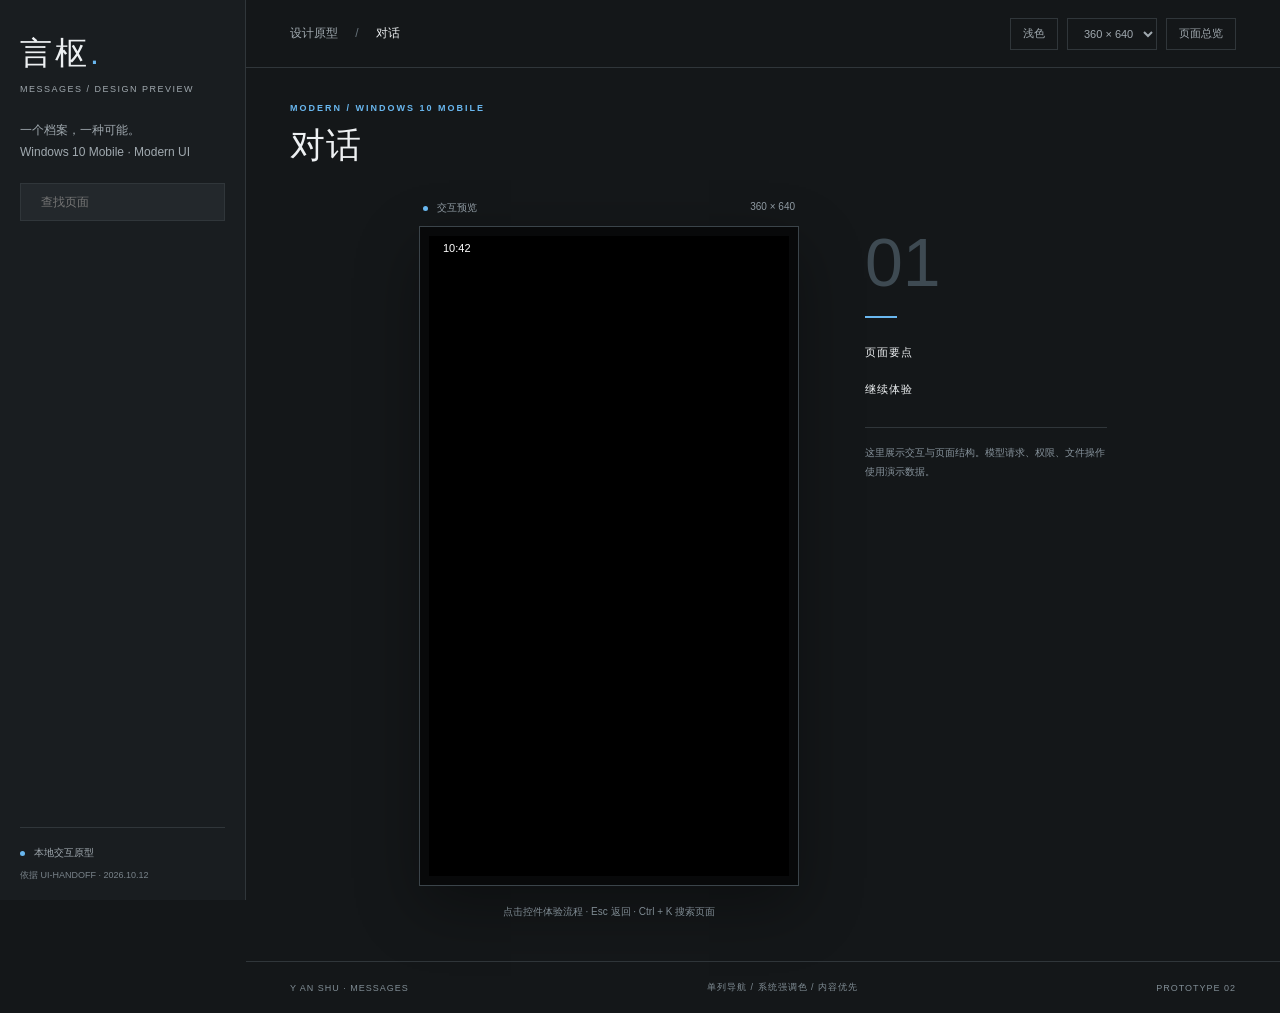
<file: design/modern-mobile/index.html>
<!DOCTYPE html>
<html lang="zh-CN">
<head>
  <meta charset="UTF-8">
  <meta name="viewport" content="width=device-width, initial-scale=1, viewport-fit=cover">
  <meta name="color-scheme" content="dark light">
  <meta name="description" content="言枢 Messages · Modern / Windows 10 Mobile 全页面交互原型">
  <title>言枢 Messages — Modern / Windows 10 Mobile</title>
  <link rel="stylesheet" href="styles.css">
</head>
<body>
  <div class="studio">
    <aside class="navigator">
      <a class="brand" href="#home"><span>言枢<span class="brand-dot">.</span></span><small>MESSAGES / DESIGN PREVIEW</small></a>
      <div class="nav-intro">一个档案，一种可能。<br>Windows 10 Mobile · Modern UI</div>
      <label class="nav-search"><span id="navSearchIcon"></span><input id="pageSearch" type="search" placeholder="查找页面" aria-label="查找页面"></label>
      <nav id="pageNav" aria-label="原型页面"></nav>
      <div class="nav-footer"><span class="live-dot"></span> 本地交互原型 <span id="pageCount"></span><small>依据 UI-HANDOFF · 2026.10.12</small></div>
    </aside>
    <div class="workspace">
      <header class="studio-toolbar">
        <div class="breadcrumb">设计原型 <span>/</span> <b id="currentCategory">对话</b></div>
        <div class="toolbar-actions">
          <button id="themeButton" class="studio-button" title="切换浅色 / 深色">浅色</button>
          <select id="viewportSelect" aria-label="预览宽度"><option value="360">360 × 640</option><option value="320">320 × 640</option><option value="430">430 × 740</option></select>
          <button id="overviewButton" class="studio-button">页面总览</button>
        </div>
      </header>
      <main id="stage" class="stage">
        <section class="preview-heading"><div class="eyebrow">MODERN / WINDOWS 10 MOBILE</div><h1 id="pageTitle">对话</h1><p id="pageDescription"></p></section>
        <div class="preview-layout">
          <div class="device-column"><div class="device-caption"><span><i class="live-dot"></i> 交互预览</span><span id="viewportCaption">360 × 640</span></div><div class="device"><div class="phone" id="phone" data-theme="dark"><div class="status-bar"><span>10:42</span><span id="statusIcons"></span></div><div id="app" class="app"></div><div class="system-nav"><button data-action="back" aria-label="系统返回" id="systemBack"></button><button data-route="home" aria-label="开始" id="systemHome"></button><button data-route="search" aria-label="系统搜索" id="systemSearch"></button></div><div id="toast" class="toast" role="status" aria-live="polite"></div><div id="dialogLayer"></div></div></div><div class="device-hint">点击控件体验流程 · Esc 返回 · Ctrl + K 搜索页面</div></div>
          <aside class="annotations"><div class="annotation-number" id="pageNumber">01</div><div class="annotation-line"></div><h2>页面要点</h2><div id="pageNotes"></div><h2>继续体验</h2><div id="relatedPages"></div><div class="prototype-note">这里展示交互与页面结构。模型请求、权限、文件操作使用演示数据。</div></aside>
        </div>
      </main>
      <section id="overview" class="overview" hidden></section>
      <footer class="studio-footer"><span>Y AN SHU · MESSAGES</span><span>单列导航 / 系统强调色 / 内容优先</span><span>PROTOTYPE 02</span></footer>
    </div>
  </div>
  <script src="app.js"></script>
</body>
</html>
</file>
<file: design/modern-mobile/styles.css>
:root{--studio:#141719;--studio-panel:#191d20;--studio-line:#30363a;--studio-text:#edf0f2;--studio-muted:#a0a9af;--studio-blue:#69b7ef;--phone-width:360px;--phone-height:640px;--accent:#0078d7;--accent-text:#76b9ed;--accent-soft:#102d43;--touch:44px;--gap:16px;--radius:0px;font-family:"Segoe UI","Microsoft YaHei UI",sans-serif;color-scheme:dark}
*{box-sizing:border-box}body{margin:0;background:var(--studio);color:var(--studio-text);font-size:14px}button,input,textarea,select{font:inherit}button,a,input,select,textarea{-webkit-tap-highlight-color:transparent}button{cursor:pointer}button:disabled{opacity:.4;cursor:default}button:focus-visible,a:focus-visible{outline:2px solid var(--accent-text);outline-offset:2px}button{color:inherit}a{color:inherit;text-decoration:none}svg{width:21px;height:21px;fill:none;stroke:currentColor;stroke-width:1.4;stroke-linecap:round;stroke-linejoin:round;flex-shrink:0}[hidden]{display:none!important}.studio{display:grid;grid-template-columns:246px minmax(0,1fr);min-height:100vh}.navigator{height:100vh;position:sticky;top:0;display:flex;flex-direction:column;padding:32px 20px 18px;border-right:1px solid var(--studio-line);background:var(--studio-panel)}.brand{display:block}.brand>span{font-size:32px;letter-spacing:3px;font-weight:300}.brand-dot{color:var(--studio-blue)}.brand small{display:block;font-size:9px;letter-spacing:1.5px;color:var(--studio-muted);margin-top:8px}.nav-intro{color:var(--studio-muted);font-size:12px;line-height:1.8;margin:26px 0 20px}.nav-search{height:38px;display:flex;align-items:center;gap:8px;background:#23282c;border:1px solid var(--studio-line);padding:0 10px;margin-bottom:18px}.nav-search svg{width:16px}.nav-search input{border:0;outline:0;min-width:0;width:100%;background:transparent;color:var(--studio-text);font-size:12px}#pageNav{overflow:auto;scrollbar-width:thin;scrollbar-color:#444 transparent;flex:1}.nav-group{margin-bottom:13px}.nav-group>button{display:flex;align-items:center;justify-content:space-between;width:100%;padding:9px 8px;color:var(--studio-muted);font-size:10px;letter-spacing:1.4px;background:transparent;border:0;text-align:left}.nav-group>button svg{width:13px;height:13px}.nav-link{display:flex;gap:10px;align-items:center;min-height:34px;padding:6px 10px;border-left:2px solid transparent;font-size:12px;color:#b8c0c5}.nav-link span{font-size:9px;color:#717b82;min-width:18px;font-family:Consolas,monospace}.nav-link.active{color:var(--studio-text);background:#20313d;border-color:var(--studio-blue)}.nav-link:hover{background:#282f34}.nav-footer{font-size:10px;color:var(--studio-muted);padding-top:18px;border-top:1px solid var(--studio-line);margin-top:12px}.nav-footer>span:last-of-type{float:right}.nav-footer small{display:block;margin-top:9px;color:#79838a;font-size:9px}.live-dot{width:5px;height:5px;background:var(--studio-blue);display:inline-block;margin-right:6px;border-radius:50%}.workspace{min-width:0}.studio-toolbar{height:68px;padding:0 44px;display:flex;justify-content:space-between;align-items:center;border-bottom:1px solid var(--studio-line)}.breadcrumb{font-size:12px;color:var(--studio-muted)}.breadcrumb span{padding:0 14px;color:#67727a}.breadcrumb b{font-weight:400;color:var(--studio-text)}.toolbar-actions{display:flex;gap:9px;align-items:center}.studio-button,.toolbar-actions select{background:transparent;border:1px solid var(--studio-line);color:var(--studio-muted);height:32px;padding:0 12px;font-size:11px}.studio-button:hover{color:var(--studio-text);border-color:#68757f}.toolbar-actions select{background:var(--studio);padding-right:6px}.stage{padding:35px 44px 42px;max-width:1280px;margin:auto}.eyebrow{color:var(--studio-blue);letter-spacing:2px;font-size:9px;font-weight:600}.preview-heading h1{font-weight:300;font-size:35px;letter-spacing:1px;margin:9px 0}.preview-heading p{color:var(--studio-muted);font-size:12px;line-height:1.8;margin:0;max-width:700px}.preview-layout{display:flex;justify-content:center;gap:66px;align-items:flex-start;margin:32px auto 0}.device-column{flex:none;width:calc(var(--phone-width) + 20px)}.device-caption{display:flex;justify-content:space-between;font-size:10px;color:#8f9aa2;margin:0 4px 11px}.device-caption .live-dot{vertical-align:middle}.device{background:#08090a;border:1px solid #3b444a;padding:9px;box-shadow:0 22px 60px #0005}.phone{--bg:#000;--chrome:#1f1f1f;--panel:#171717;--control:#262626;--line:#333;--text:#fff;--soft:#bdbdbd;--muted:#999;--on-accent:#fff;--warn:#ffb900;--warn-text:#ffcf53;--warn-soft:#342500;--error:#e81123;--error-text:#ff99a4;--success:#6ccb5f;--think:#b4a0ff;color-scheme:dark;width:var(--phone-width);height:var(--phone-height);background:var(--bg);color:var(--text);display:flex;flex-direction:column;position:relative;overflow:hidden;font-size:15px;line-height:1.5}.phone[data-theme=light]{--bg:#fff;--chrome:#f1f1f1;--panel:#f5f5f5;--control:#e9e9e9;--line:#d2d2d2;--text:#111;--soft:#434343;--muted:#666;--warn-text:#755400;--warn-soft:#fff3cc;--error-text:#c81022;--success:#397d24;--think:#7655b7;color-scheme:light}.status-bar{height:24px;flex-shrink:0;display:flex;align-items:center;justify-content:space-between;padding:0 14px;font-size:11px;background:var(--bg)}.status-bar>span:last-child{display:flex;align-items:center;gap:5px}.status-bar svg{width:14px;height:14px}.app{display:flex;flex:1;flex-direction:column;min-height:0;position:relative;overflow:hidden}.system-nav{height:36px;background:var(--bg);display:flex;align-items:center;justify-content:space-around;flex:none}.system-nav button{width:66px;height:34px;border:0;background:transparent;display:flex;align-items:center;justify-content:center}.system-nav svg{width:18px;height:18px}.app-header{height:52px;flex:none;display:flex;align-items:center;gap:4px;padding-right:7px;background:var(--bg)}.app-header .icon-button{width:44px;flex-shrink:0}.header-title{min-width:0;flex:1}.header-title b{font-size:16px;font-weight:500;display:block;overflow:hidden;text-overflow:ellipsis;white-space:nowrap}.header-title small{display:block;font-size:10px;color:var(--muted);white-space:nowrap;overflow:hidden;text-overflow:ellipsis}.icon-button{height:44px;min-width:44px;display:inline-flex;align-items:center;justify-content:center;background:transparent;border:0}.icon-button:hover{background:var(--control)}.app-brand{padding:14px 16px 3px;font-size:10px;letter-spacing:2px;display:flex;align-items:center;justify-content:space-between;height:43px}.app-brand .mini{display:inline-flex;align-items:center;gap:6px;color:var(--muted);font-size:9px;letter-spacing:0}.pivot{display:flex;gap:25px;padding:0 16px;align-items:center;height:59px;flex:none;overflow-x:auto;scrollbar-width:none}.pivot button{background:transparent;border:0;padding:0 0 7px;min-height:49px;font-size:30px;font-weight:300;white-space:nowrap;color:var(--muted);position:relative}.pivot button.active{color:var(--text)}.pivot button.active:after{content:"";height:3px;width:24px;background:var(--accent);position:absolute;bottom:0;left:0}.scroll{flex:1;min-height:0;overflow-y:auto;overflow-x:hidden;scrollbar-width:thin;scrollbar-color:var(--line) transparent;padding:0 16px 20px;overscroll-behavior:contain}.scroll.no-pad{padding:0 0 20px}.page-head{padding:6px 0 19px}.page-head h2{font-size:29px;font-weight:300;margin:0 0 6px;line-height:1.3}.page-head p,.hint{font-size:12px;line-height:1.65;color:var(--muted);margin:5px 0 0}.section{color:var(--muted);font-size:11px;letter-spacing:1px;margin:23px 0 10px;display:flex;align-items:center;justify-content:space-between}.section:first-child{margin-top:12px}.section.warning{color:var(--warn-text)}.section small{letter-spacing:0;font-size:10px}.filters{display:flex;gap:6px;overflow-x:auto;scrollbar-width:none;flex:none;padding:14px 16px 6px}.filters button,.chips button{border:0;background:var(--panel);padding:7px 10px;min-height:34px;color:var(--muted);font-size:12px;white-space:nowrap}.filters button.active{background:var(--accent-soft);color:var(--accent-text);box-shadow:inset 0 -2px var(--accent)}.session{width:100%;text-align:left;background:transparent;border:0;border-bottom:1px solid var(--line);padding:12px 0 13px 14px;position:relative;color:var(--text)}.session:before{content:"";position:absolute;left:0;top:13px;bottom:14px;width:4px;background:var(--line)}.session.pending:before{background:var(--warn)}.session.running:before{background:var(--accent)}.session.failed:before{background:var(--error)}.session .title{display:flex;justify-content:space-between;gap:8px;font-size:15px}.session .title b{font-weight:500}.session time{font-size:10px;color:var(--muted);white-space:nowrap;padding-top:3px}.session p{font-size:12px;color:var(--soft);margin:5px 0;overflow:hidden;text-overflow:ellipsis;white-space:nowrap}.session .meta{font-size:10px;color:var(--muted);display:flex;gap:7px;align-items:center}.session.pending .state{color:var(--warn-text)}.session.running .state{color:var(--accent-text)}.session.failed .state{color:var(--error-text)}.session:hover{background:var(--panel)}.commandbar{height:56px;flex:none;background:var(--chrome);display:flex;justify-content:flex-end;align-items:center;padding:0 6px;gap:0;position:relative}.commandbar>button{background:transparent;border:0;min-width:60px;height:52px;font-size:10px;display:flex;flex-direction:column;gap:3px;align-items:center;justify-content:center}.commandbar>button:last-child{min-width:44px}.commandbar>button:hover{background:var(--control)}.commandbar .bar-spacer{flex:1}.commandbar svg{width:20px;height:20px}.row{display:flex;align-items:center;gap:12px;min-height:63px;padding:10px 0;border:0;border-bottom:1px solid var(--line);background:transparent;width:100%;text-align:left;color:var(--text)}.row .row-icon{width:25px;display:flex;justify-content:center;color:var(--soft);flex-shrink:0}.row .row-body{min-width:0;flex:1}.row b{display:block;font-size:14px;font-weight:400}.row small{font-size:11px;color:var(--muted);display:block;line-height:1.55;margin-top:3px;overflow-wrap:anywhere}.row .chevron{width:15px;color:var(--muted)}.row:hover{background:var(--panel)}.avatar{width:45px;height:45px;background:var(--control);display:flex;align-items:center;justify-content:center;font-size:21px;font-weight:300;flex-shrink:0;border:1px solid var(--line)}.avatar.primary{background:var(--accent-soft);color:var(--accent-text);border-color:transparent}.profile-hero{display:flex;gap:16px;align-items:center;padding:8px 0 22px;border-bottom:1px solid var(--line)}.profile-hero .avatar{width:66px;height:66px;font-size:32px}.profile-hero h2{font-size:26px;font-weight:300;margin:0 0 6px}.profile-hero p{font-size:12px;color:var(--muted);margin:0}.stats{display:flex;justify-content:space-between;gap:8px;padding:18px 0;border-bottom:1px solid var(--line)}.stats>div{flex:1}.stats b{font-size:24px;font-weight:300;display:block;line-height:1.2}.stats small{color:var(--muted);font-size:10px;display:block;margin-top:5px}.stats .unit{font-size:13px;color:var(--muted)}.primary,.secondary{min-height:44px;padding:9px 15px;border:1px solid var(--line);background:transparent;text-align:center;font-size:14px;display:inline-flex;align-items:center;justify-content:center;gap:8px}.primary{background:var(--accent);color:var(--on-accent);border-color:var(--accent)}.primary svg,.secondary svg{width:17px}.wide{width:100%}.actions{display:flex;gap:8px;margin:17px 0}.actions>*{flex:1;min-width:0}.form-footer{padding:9px 16px;display:flex;gap:8px;flex:none;background:var(--chrome)}.form-footer>*{flex:1;min-width:0}.field{display:block;margin:16px 0}.field>span{display:block;font-size:12px;margin-bottom:7px;color:var(--soft)}.field input,.field textarea,.field select,.search-box input{width:100%;min-width:0;border:1px solid var(--muted);border-radius:0;background:var(--control);color:var(--text);padding:9px 10px;min-height:42px;outline:0;font-size:14px}.field textarea{min-height:105px;resize:vertical;line-height:1.6;max-height:240px}.field input:focus,.field textarea:focus,.field select:focus,.search-box:focus-within{border-color:var(--accent);box-shadow:inset 0 0 0 1px var(--accent)}.field small{display:block;color:var(--muted);font-size:10px;margin-top:6px;line-height:1.6}.field-pair{display:flex;gap:12px}.field-pair>*{flex:1;min-width:0}.switch-row{display:flex;align-items:center;justify-content:space-between;gap:12px;min-height:62px;border-bottom:1px solid var(--line)}.switch-row b{display:block;font-weight:400;font-size:14px}.switch-row small{display:block;color:var(--muted);font-size:11px;margin:4px 0}.switch{width:44px;height:22px;border:2px solid var(--muted);border-radius:12px;background:transparent;position:relative;flex-shrink:0;cursor:pointer;padding:0}.switch:before{content:"";position:absolute;top:3px;left:3px;width:12px;height:12px;border-radius:50%;background:var(--muted)}.switch[aria-checked=true]{border-color:var(--accent);background:var(--accent)}.switch[aria-checked=true]:before{background:#fff;left:25px}.switch:after{content:"";position:absolute;inset:-12px -2px}.choice{display:flex;align-items:center;gap:12px;min-height:54px;border-bottom:1px solid var(--line);cursor:pointer;font-size:14px}.choice input{width:20px;height:20px;accent-color:var(--accent);flex-shrink:0}.choice small{display:block;font-size:11px;color:var(--muted)}.search-box{display:flex;gap:9px;align-items:center;background:var(--control);border:1px solid var(--muted);padding:0 10px;margin:12px 0}.search-box input{background:transparent;border:0;box-shadow:none!important;padding-left:0}.search-box svg{width:17px}.chips{display:flex;gap:6px;overflow-x:auto;scrollbar-width:none;padding:8px 0}.chips button{font-size:11px;min-height:33px}.progress{height:3px;background:var(--line);margin:13px 0}.progress>i{display:block;height:100%;background:var(--accent)}.progress.busy>i{animation:progress 1.8s ease-in-out infinite;width:40%}@keyframes progress{0%{transform:translateX(-100%)}100%{transform:translateX(350%)}}.notice{flex:none;padding:10px 13px;border-left:4px solid var(--warn);background:var(--warn-soft);display:flex;align-items:center;gap:9px}.notice b{font-size:12px;font-weight:500;display:block}.notice small{font-size:10px;color:var(--warn-text)}.notice>div{flex:1;min-width:0}.notice button{background:transparent;border:1px solid var(--warn);color:var(--warn-text);height:34px;padding:0 10px;font-size:11px}.date-marker{font-size:10px;color:var(--muted);text-align:center;padding:17px 0 9px}.user-message{background:var(--accent);color:var(--on-accent);padding:10px 12px;max-width:87%;margin:10px 0 22px auto;position:relative;font-size:14px;line-height:1.55;overflow-wrap:anywhere}.user-message:after{content:"";position:absolute;right:0;bottom:-6px;border-top:7px solid var(--accent);border-left:7px solid transparent}.user-meta{font-size:9px;color:var(--muted);text-align:right;margin:-14px 0 18px}.rail{margin:10px 0 18px 6px;padding-left:19px;position:relative;border-left:2px solid var(--line)}.step{position:relative;padding:6px 0;font-size:12px}.step:before{content:"";position:absolute;width:8px;height:8px;border:1px solid var(--muted);background:var(--bg);left:-24px;top:12px}.step.thinking:before{border-color:var(--think);border-radius:50%}.step.active:before{border-color:var(--accent);background:var(--accent)}.step.error:before{border-color:var(--error);background:var(--error)}.step summary{cursor:pointer;list-style:none;font-size:12px;display:flex;align-items:center;justify-content:space-between;color:var(--soft);min-height:28px;gap:6px}.step summary::-webkit-details-marker{display:none}.step summary svg{width:13px;height:13px}.step.thinking summary{color:var(--think)}.step small{display:block;font-size:10px;color:var(--muted);margin-top:3px}.step p{font-size:12px;color:var(--muted);line-height:1.65}.step pre{font-size:11px;white-space:pre-wrap;background:var(--panel);padding:10px;overflow-wrap:anywhere;color:var(--soft)}.output{font-size:14px;line-height:1.75;overflow-wrap:anywhere}.output .output-label{color:var(--accent-text);font-size:11px;margin-bottom:9px;display:flex;gap:7px;align-items:center}.output h3{font-size:17px;margin:15px 0 8px;font-weight:500}.output p{margin:9px 0}.output ul,.output ol{padding-left:20px;margin:8px 0}.output blockquote{margin:12px 0;border-left:2px solid var(--accent);padding-left:12px;color:var(--soft)}.code-block{background:var(--panel);border:1px solid var(--line);margin:14px 0;font-size:11px}.code-head{display:flex;justify-content:space-between;align-items:center;height:32px;padding:0 10px;border-bottom:1px solid var(--line);color:var(--muted);font-size:10px}.code-head button{background:none;border:0;color:var(--muted);display:flex;gap:5px;align-items:center;font-size:10px;min-height:30px}.code-head svg{width:13px;height:13px}pre{font-family:Consolas,monospace}.code-block pre{padding:10px;margin:0;white-space:pre-wrap;overflow-wrap:anywhere}.code-key{color:var(--accent-text)}.message-tools{display:flex;gap:4px;margin:9px 0}.message-tools button{width:36px;min-width:36px;height:34px;color:var(--muted)}.message-tools svg{width:16px;height:16px}.branch{display:flex;align-items:center;gap:8px;font-size:10px;color:var(--muted);margin:9px 0}.branch button{background:transparent;border:0;color:var(--text);width:36px;height:32px}.branch svg{width:14px;height:14px}.composer{background:var(--chrome);padding:0 8px 8px;flex:none}.quickbar{display:flex;gap:6px;overflow-x:auto;scrollbar-width:none;padding:8px 0 6px}.quickbar button{font-size:10px;white-space:nowrap;background:var(--control);border:0;color:var(--soft);padding:7px 9px;min-height:32px}.compose-row{display:flex;align-items:flex-end;gap:5px}.compose-row textarea{flex:1;min-width:0;min-height:42px;max-height:110px;height:42px;resize:none;background:var(--control);border:1px solid transparent;color:var(--text);padding:10px;outline:none;font-size:13px;line-height:1.45}.compose-row textarea:focus{border-color:var(--accent)}.compose-row .send{min-width:44px;width:44px;height:42px;background:var(--accent);color:var(--on-accent);border:0;display:flex;align-items:center;justify-content:center}.compose-row .icon-button{width:35px;min-width:35px;height:42px}.runbar,.speechbar{display:flex;align-items:center;justify-content:space-between;font-size:10px;color:var(--accent-text);padding:8px 5px 2px;gap:8px}.runbar button,.speechbar button{background:transparent;border:0;color:var(--text);min-height:30px;padding:0 8px;font-size:11px}.tiny-dot{width:5px;height:5px;display:inline-block;background:var(--accent);border-radius:50%;margin-right:6px;animation:pulse 1s infinite}@keyframes pulse{50%{opacity:.25}}.attachments{display:flex;gap:6px;overflow-x:auto;padding:5px 0;font-size:10px}.attachments span{background:var(--control);padding:5px 8px;white-space:nowrap}.attachments button{background:transparent;color:var(--muted);border:0;margin-left:8px}.empty{padding:45px 10px;text-align:center}.empty .empty-symbol{width:70px;height:70px;border:1px solid var(--accent);color:var(--accent-text);display:flex;align-items:center;justify-content:center;margin:0 auto 22px}.empty-symbol svg{width:30px;height:30px}.empty h3{font-size:21px;font-weight:300;margin:0 0 9px}.empty p{font-size:12px;color:var(--muted);line-height:1.7;margin:0 auto 24px;max-width:240px}.info-block{background:var(--panel);border-left:2px solid var(--accent);padding:13px;font-size:12px;line-height:1.8;color:var(--soft);margin:16px 0;overflow-wrap:anywhere}.info-block.warning{border-color:var(--warn);background:var(--warn-soft);color:var(--warn-text)}.info-block.error{border-color:var(--error);color:var(--error-text)}.mono{font-family:Consolas,monospace;font-size:12px;overflow-wrap:anywhere}.model-group{margin:17px 0}.model-group>summary{display:flex;justify-content:space-between;cursor:pointer;font-size:12px;color:var(--soft);min-height:38px;align-items:center;border-bottom:1px solid var(--line)}.model{display:flex;align-items:center;gap:8px;min-height:69px;border-bottom:1px solid var(--line)}.model>button:first-child{min-width:0;flex:1;background:transparent;border:0;color:var(--text);text-align:left;padding:10px 0}.model b{font-size:14px;display:block;font-weight:400}.model small{display:block;font-size:10px;color:var(--muted);margin-top:5px}.model.selected{border-left:3px solid var(--accent);padding-left:10px}.model .star{width:42px;height:44px;background:transparent;border:0;color:var(--muted)}.model .star.selected{color:var(--accent-text)}.model .star svg{width:16px}.memory{width:100%;text-align:left;border:0;border-bottom:1px solid var(--line);background:transparent;padding:15px 0;color:var(--text)}.memory p{font-size:14px;margin:0 0 9px;line-height:1.6}.memory small{color:var(--muted);font-size:10px;display:flex;justify-content:space-between}.memory .importance{height:2px;background:var(--line);width:55px;display:inline-block;vertical-align:middle;margin-right:7px}.importance i{height:2px;display:block;background:var(--accent)}.stepper{display:flex;gap:7px;align-items:center;margin:12px 0 23px}.stepper span{flex:1;font-size:10px;color:var(--muted);border-top:2px solid var(--line);padding-top:8px}.stepper .active{border-color:var(--accent);color:var(--accent-text)}.file-art{height:156px;background:var(--panel);border:1px solid var(--line);display:flex;align-items:center;justify-content:center;position:relative;color:var(--accent-text)}.file-art svg{width:60px;height:60px;stroke-width:.7}.file-art .art-label{position:absolute;left:14px;bottom:12px;font-size:10px;color:var(--muted)}.log-line{padding:10px 0;border-bottom:1px solid var(--line);font-size:11px;line-height:1.7;overflow-wrap:anywhere;font-family:Consolas,monospace}.log-line time{color:var(--muted);font-size:10px}.log-line b{font-weight:400;color:var(--accent-text)}.log-line.error b{color:var(--error-text)}.table-wrap{overflow-x:auto;max-width:100%}table{border-collapse:collapse;width:100%;font-size:11px;margin:12px 0}td,th{padding:8px;border:1px solid var(--line);text-align:left;white-space:nowrap}th{font-weight:400;color:var(--muted)}.palette{display:flex;gap:12px;padding:10px 0}.palette button{height:34px;width:34px;border:2px solid transparent;outline:1px solid var(--line)}.palette button.active{border-color:var(--text)}.range{width:100%;accent-color:var(--accent);min-height:30px}.toast{position:absolute;bottom:95px;left:16px;right:16px;z-index:10;color:var(--text);background:var(--chrome);border-left:3px solid var(--accent);box-shadow:0 8px 24px #0007;font-size:12px;padding:13px;opacity:0;pointer-events:none;transition:opacity .18s}.toast.visible{opacity:1}.dialog-scrim{position:absolute;inset:24px 0 36px;background:#0008;z-index:20;display:flex;align-items:center;justify-content:center;padding:16px}.dialog{background:var(--chrome);color:var(--text);border:1px solid var(--line);padding:22px;width:100%;max-height:100%;overflow:auto}.dialog h3{font-size:21px;font-weight:300;margin:0 0 12px}.dialog p{font-size:12px;color:var(--soft);line-height:1.7}.dialog .actions{margin-bottom:0}.menu-panel{position:absolute;bottom:0;left:0;right:0;background:var(--chrome);z-index:12;border-top:1px solid var(--line);max-height:80%;overflow:auto;padding:8px 16px}.menu-panel .row{min-height:46px}.menu-scrim{position:absolute;inset:0;background:#0005;z-index:11}.annotations{width:242px;padding-top:27px}.annotation-number{font-size:68px;line-height:1;font-weight:200;color:#3e4a52}.annotation-line{width:32px;height:2px;background:var(--studio-blue);margin:20px 0 27px}.annotations h2{font-size:11px;font-weight:500;color:var(--studio-text);margin:22px 0 13px;letter-spacing:1px}.annotation-item{display:flex;gap:10px;margin:0 0 17px;color:var(--studio-muted);font-size:12px;line-height:1.8}.annotation-item>span{color:var(--studio-blue);font-family:Consolas;font-size:10px;flex-shrink:0}.related-link{display:flex;justify-content:space-between;align-items:center;border-bottom:1px solid var(--studio-line);font-size:12px;min-height:42px;color:var(--studio-muted)}.related-link svg{width:14px;height:14px}.related-link:hover{color:var(--studio-text)}.prototype-note{border-top:1px solid var(--studio-line);margin-top:30px;padding-top:15px;font-size:10px;line-height:1.9;color:#86929b}.device-hint{font-size:10px;color:#7e8a92;text-align:center;margin-top:19px}.studio-footer{height:52px;border-top:1px solid var(--studio-line);display:flex;justify-content:space-between;align-items:center;padding:0 44px;gap:12px;font-size:9px;letter-spacing:1px;color:#808d95}.overview{padding:35px 36px}.overview h1{font-size:34px;font-weight:300;margin:0 0 6px}.overview>p{color:var(--studio-muted);font-size:12px}.overview-group h2{font-size:17px;font-weight:400;margin:35px 0 20px;border-bottom:1px solid var(--studio-line);padding-bottom:13px}.overview-grid{display:grid;grid-template-columns:repeat(auto-fill,minmax(235px,1fr));gap:25px 22px}.overview-card{min-width:0}.mini-container{width:100%;height:400px;overflow:hidden;border:1px solid var(--studio-line);background:#000;position:relative}.mini-container .phone{transform:scale(.625);transform-origin:top left;width:360px;height:640px;position:absolute;left:50%;margin-left:-112.5px;pointer-events:none}.overview-card>a{display:flex;justify-content:space-between;color:var(--studio-text);font-size:12px;padding:12px 0;min-height:44px}.overview-card>a small{color:var(--studio-muted);font-family:Consolas}.overview-card .mini-container:hover{border-color:var(--studio-blue)}.startup{display:flex;flex-direction:column;justify-content:center;flex:1;padding:0 30px}.startup .wordmark{font-weight:200;font-size:42px;letter-spacing:3px;margin:0 0 5px}.startup .label{font-size:11px;letter-spacing:4px;color:var(--accent-text);margin-bottom:44px}.startup p{font-size:12px;color:var(--muted)}.startup .primary{margin-top:22px}.image-preview{height:285px;background:linear-gradient(145deg,var(--control),var(--bg));border:1px solid var(--line);display:flex;flex-direction:column;align-items:center;justify-content:center;gap:20px;color:var(--muted);font-size:12px}.image-preview svg{height:66px;width:66px;stroke-width:.8}.storage-segments{display:flex;height:8px;gap:3px;margin:15px 0}.storage-segments i{height:8px;background:var(--accent)}.storage-segments i:nth-child(2){opacity:.7}.storage-segments i:nth-child(3){opacity:.45}.storage-segments i:nth-child(4){background:var(--muted)}.danger{color:var(--error-text)}
@media(min-width:1600px){.stage{padding-top:45px}.preview-layout{margin-top:40px;gap:100px}.studio-toolbar{padding:0 60px}}@media(max-width:1150px){.studio{grid-template-columns:211px minmax(0,1fr)}.navigator{padding:26px 14px 15px}.stage{padding:28px 28px}.studio-toolbar,.studio-footer{padding-left:28px;padding-right:28px}.preview-layout{gap:30px}.annotations{width:190px}.annotation-number{font-size:54px}}@media(max-width:960px){.annotations{display:none}.stage{padding:26px}.preview-layout{margin-top:24px}.toolbar-actions{gap:6px}.studio-toolbar{padding:0 20px}.preview-heading h1{font-size:29px}.studio-footer span:nth-child(2){display:none}}@media(max-width:700px){body{background:#000}.studio{display:block}.navigator,.studio-footer,.preview-heading,.device-caption,.device-hint{display:none}.studio-toolbar{height:46px;padding:0 8px;background:var(--studio);position:sticky;top:0;z-index:30}.breadcrumb{font-size:10px}.breadcrumb span{padding:0 5px}.toolbar-actions .studio-button,.toolbar-actions select{height:30px;font-size:10px;padding:0 7px}#viewportSelect{display:none}.stage{padding:0;margin:0;max-width:none}.preview-layout{margin:0;display:block}.device-column{width:100%}.device{border:0;padding:0;box-shadow:none}.phone{width:100%;height:calc(100dvh - 46px);min-height:450px;max-height:none}.overview{padding:25px 14px}.overview h1{font-size:28px}.overview-grid{grid-template-columns:repeat(auto-fill,minmax(225px,1fr))}.mini-container .phone{width:360px;height:640px;min-height:0}.status-bar{padding-top:env(safe-area-inset-top);height:calc(24px + env(safe-area-inset-top))}.system-nav{padding-bottom:env(safe-area-inset-bottom);height:calc(36px + env(safe-area-inset-bottom))}}@media(prefers-reduced-motion:reduce){*,*:before,*:after{animation:none!important;transition:none!important}}
.phone .filters button,.phone .chips button,.phone .quickbar button{min-height:44px}.phone .branch button{min-width:44px;height:44px}.phone .message-tools button{width:44px;min-width:44px;height:44px}.phone .notice button{min-height:44px}.phone .code-head{min-height:44px}.phone .code-head button{min-height:44px}.phone .runbar button{min-height:44px}.phone .compose-row .icon-button{width:44px;min-width:44px}.phone .compose-row .send{height:44px}.phone .system-nav button{min-height:34px}
.approval-footer>button{padding-left:5px;padding-right:5px;font-size:12px}

.phone .palette button{width:44px;height:44px}.phone .field input,.phone .field select{min-height:44px}.phone .compose-row textarea{min-height:44px}.phone .quickbar button{min-width:44px}.phone .model .star{width:44px;min-width:44px}.phone .model-group>summary{min-height:44px}
</file>
